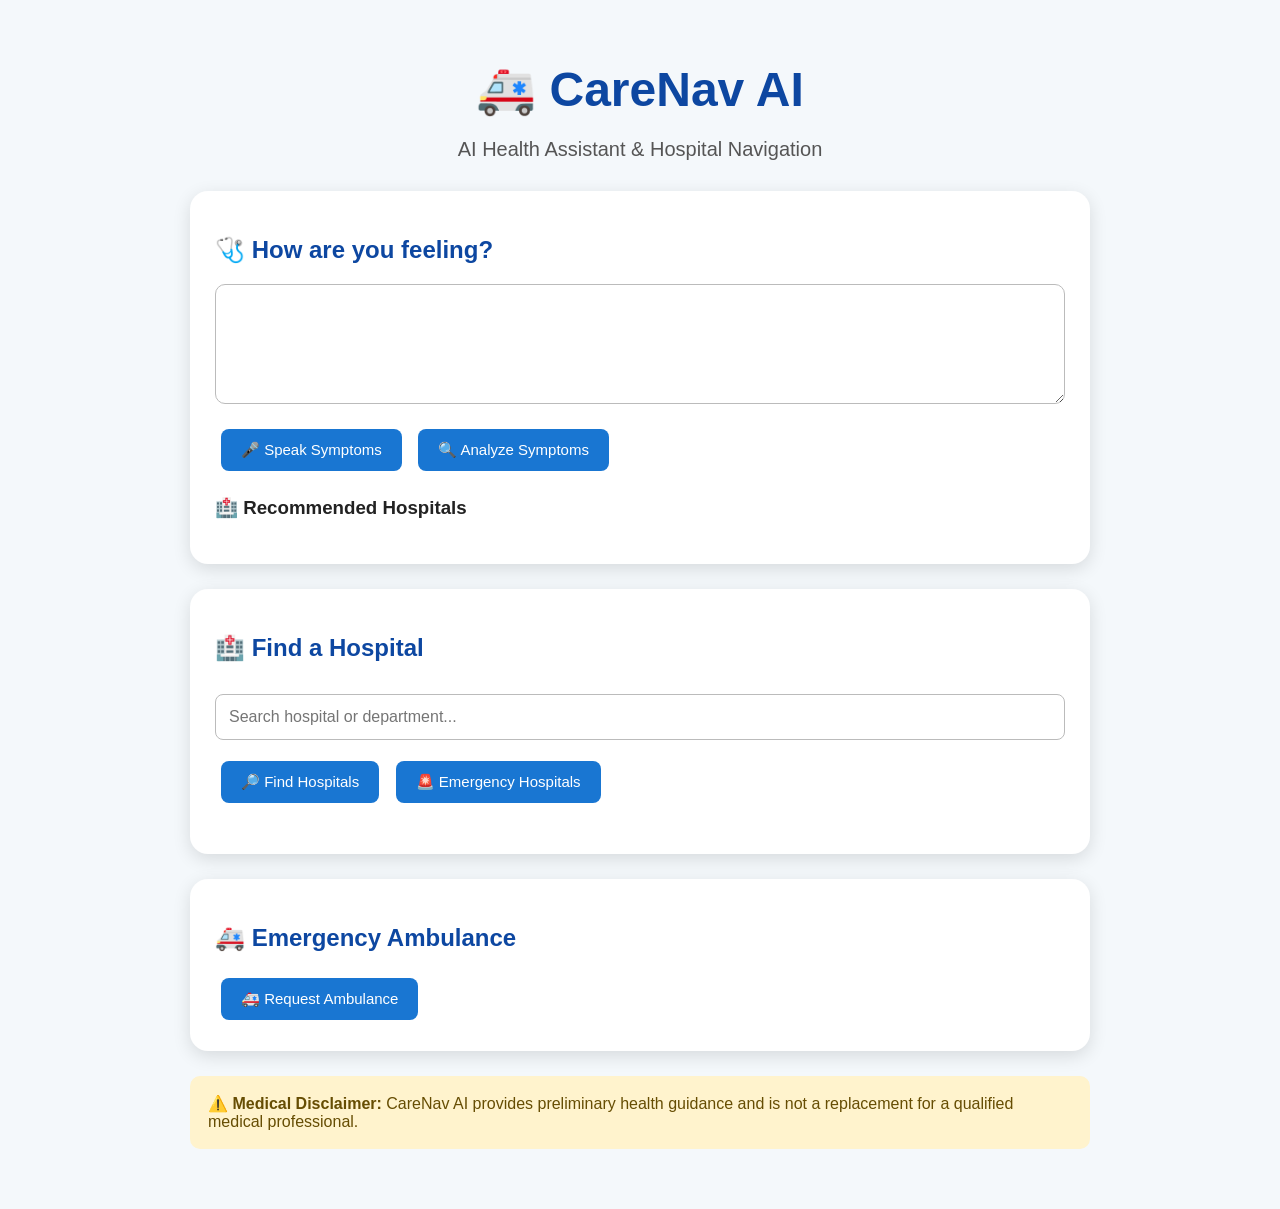
<file: frontend/index.html>
<!DOCTYPE html>
<html lang="en">

<head>
    <meta charset="UTF-8">
    <meta name="viewport" content="width=device-width, initial-scale=1.0">

    <title>CareNav AI</title>

    <link rel="stylesheet" href="style.css">
</head>

<body>

    <div class="container">

        <h1>🚑 CareNav AI</h1>

        <p class="subtitle">
            AI Health Assistant & Hospital Navigation
        </p>

        <!-- Symptom Analysis -->

        <div class="card">

            <h2>🩺 How are you feeling?</h2>

            <textarea
                id="symptoms"
                placeholder="Example: I have fever and headache">
            </textarea>

            <div class="buttons">

                <button onclick="startVoiceInput()">
                    🎤 Speak Symptoms
                </button>

                <button onclick="analyzeSymptoms()">
                    🔍 Analyze Symptoms
                </button>

            </div>

            <div id="result"></div>

            <h3>🏥 Recommended Hospitals</h3>

            <div id="recommendedHospitalList"></div>

        </div>


        <!-- Hospital Search -->

        <div class="card">

            <h2>🏥 Find a Hospital</h2>

            <input
                type="text"
                id="hospitalSearch"
                placeholder="Search hospital or department...">

            <div class="buttons">

                <button onclick="loadHospitals()">
                    🔎 Find Hospitals
                </button>

                <button onclick="loadEmergencyHospitals()">
                    🚨 Emergency Hospitals
                </button>

            </div>

            <div id="hospitalList"></div>

        </div>


        <!-- Ambulance -->

        <div class="card">

            <h2>🚑 Emergency Ambulance</h2>

            <button onclick="showAmbulanceBooking()">
                🚑 Request Ambulance
            </button>

            <div id="ambulanceBooking" style="display:none;">

                <input
                    type="text"
                    id="patientName"
                    placeholder="Patient Name">

                <input
                    type="tel"
                    id="patientPhone"
                    placeholder="Phone Number">

                <input
                    type="text"
                    id="pickupLocation"
                    placeholder="Pickup Location">

                <select id="emergencyType">

                    <option value="">
                        Select Emergency Type
                    </option>

                    <option value="Accident">
                        🚨 Accident
                    </option>

                    <option value="Heart Emergency">
                        ❤️ Heart Emergency
                    </option>

                    <option value="Breathing Problem">
                        🫁 Breathing Problem
                    </option>

                    <option value="Severe Injury">
                        🩹 Severe Injury
                    </option>

                    <option value="Other">
                        ⚠️ Other
                    </option>

                </select>

                <input
                    type="text"
                    id="destinationHospital"
                    placeholder="Destination Hospital">

                <button onclick="requestAmbulance()">
                    🚑 Confirm Ambulance Request
                </button>

                <div id="ambulanceResult"></div>

            </div>

        </div>


        <div class="notice">

            ⚠️ <strong>Medical Disclaimer:</strong>

            CareNav AI provides preliminary health guidance
            and is not a replacement for a qualified medical professional.

        </div>

    </div>

    <script src="script.js"></script>

</body>

</html>
</file>
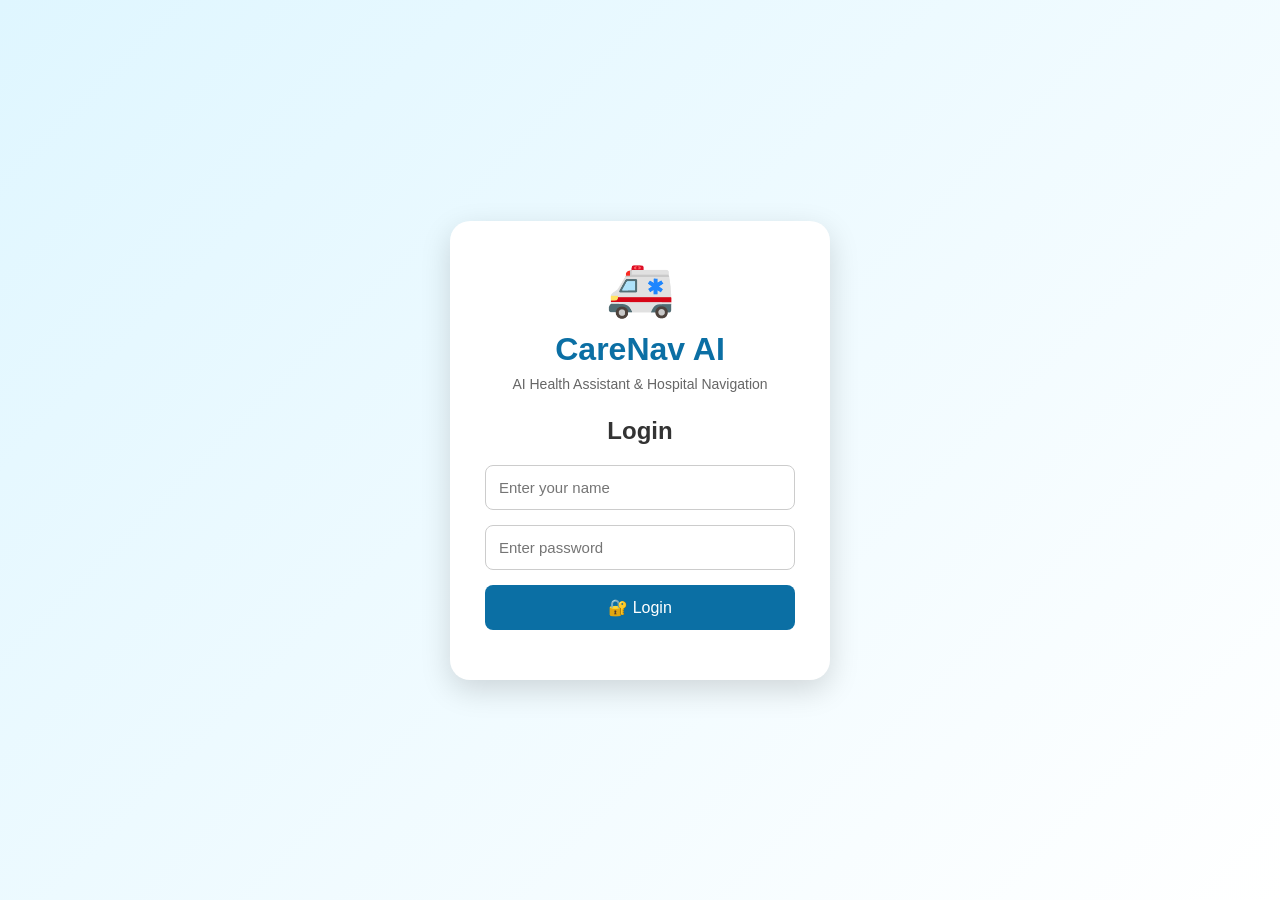
<file: frontend/login.html>
<!DOCTYPE html>
<html lang="en">

<head>
    <meta charset="UTF-8">
    <meta name="viewport" content="width=device-width, initial-scale=1.0">

    <title>CareNav AI - Login</title>

    <link rel="stylesheet" href="login.css">
</head>

<body>

    <div class="login-container">

        <div class="login-box">

            <div class="logo">🚑</div>

            <h1>CareNav AI</h1>

            <p class="subtitle">
                AI Health Assistant & Hospital Navigation
            </p>

            <h2>Login</h2>

            <input
                type="text"
                id="username"
                placeholder="Enter your name"
            >

            <input
                type="password"
                id="password"
                placeholder="Enter password"
            >

            <button onclick="loginUser()">
                🔐 Login
            </button>

            <p id="loginMessage"></p>

        </div>

    </div>

    <script src="login.js"></script>

</body>

</html>
</file>
<file: frontend/style.css>
* {
    box-sizing: border-box;
}

body {
    font-family: Arial, sans-serif;
    margin: 0;
    padding: 30px;
    background: #f4f8fb;
    color: #222;
}

.container {
    width: 90%;
    max-width: 900px;
    margin: auto;
}

h1 {
    text-align: center;
    font-size: 48px;
    color: #0d47a1;
    margin-bottom: 10px;
}

.subtitle {
    text-align: center;
    font-size: 20px;
    color: #555;
    margin-bottom: 30px;
}

.card {
    background: white;
    padding: 25px;
    margin-bottom: 25px;
    border-radius: 18px;
    box-shadow: 0 5px 18px rgba(0, 0, 0, 0.12);
}

.card h2 {
    color: #0d47a1;
}

textarea {
    width: 100%;
    height: 120px;
    padding: 15px;
    font-size: 16px;
    border: 1px solid #bbb;
    border-radius: 10px;
    resize: vertical;
}

input,
select {
    width: 100%;
    padding: 13px;
    margin-top: 12px;
    border: 1px solid #bbb;
    border-radius: 8px;
    font-size: 16px;
}

.buttons {
    margin-top: 15px;
}

button {
    padding: 12px 20px;
    margin: 6px;
    border: none;
    border-radius: 8px;
    background: #1976d2;
    color: white;
    font-size: 15px;
    cursor: pointer;
}

button:hover {
    background: #0d47a1;
}

#result,
#recommendedHospitalList,
#hospitalList,
#ambulanceResult {
    margin-top: 20px;
}

.hospital {
    background: #eef6ff;
    padding: 15px;
    margin-top: 12px;
    border-radius: 10px;
}

.notice {
    background: #fff3cd;
    padding: 18px;
    border-radius: 10px;
    margin-bottom: 30px;
    color: #664d03;
}

#ambulanceBooking {
    margin-top: 20px;
    padding: 20px;
    background: #f8f9fa;
    border-radius: 12px;
}
</file>
<file: frontend/login.css>
* {
    box-sizing: border-box;
    margin: 0;
    padding: 0;
}

body {
    font-family: Arial, sans-serif;
    min-height: 100vh;

    display: flex;
    justify-content: center;
    align-items: center;

    background: linear-gradient(135deg, #dff6ff, #ffffff);
}

.login-container {
    width: 100%;
    display: flex;
    justify-content: center;
    align-items: center;
}

.login-box {
    width: 380px;
    background: white;
    padding: 35px;

    border-radius: 20px;

    box-shadow: 0 10px 30px rgba(0, 0, 0, 0.15);

    text-align: center;
}

.logo {
    font-size: 55px;
    margin-bottom: 10px;
}

.login-box h1 {
    color: #0b6fa4;
    margin-bottom: 8px;
}

.subtitle {
    color: #666;
    font-size: 14px;
    margin-bottom: 25px;
}

.login-box h2 {
    margin-bottom: 20px;
    color: #333;
}

.login-box input {
    width: 100%;
    padding: 13px;
    margin-bottom: 15px;

    border: 1px solid #ccc;
    border-radius: 8px;

    font-size: 15px;
}

.login-box button {
    width: 100%;
    padding: 13px;

    border: none;
    border-radius: 8px;

    background: #0b6fa4;
    color: white;

    font-size: 16px;
    cursor: pointer;
}

.login-box button:hover {
    background: #095b87;
}

#loginMessage {
    margin-top: 15px;
    font-size: 14px;
}
</file>
